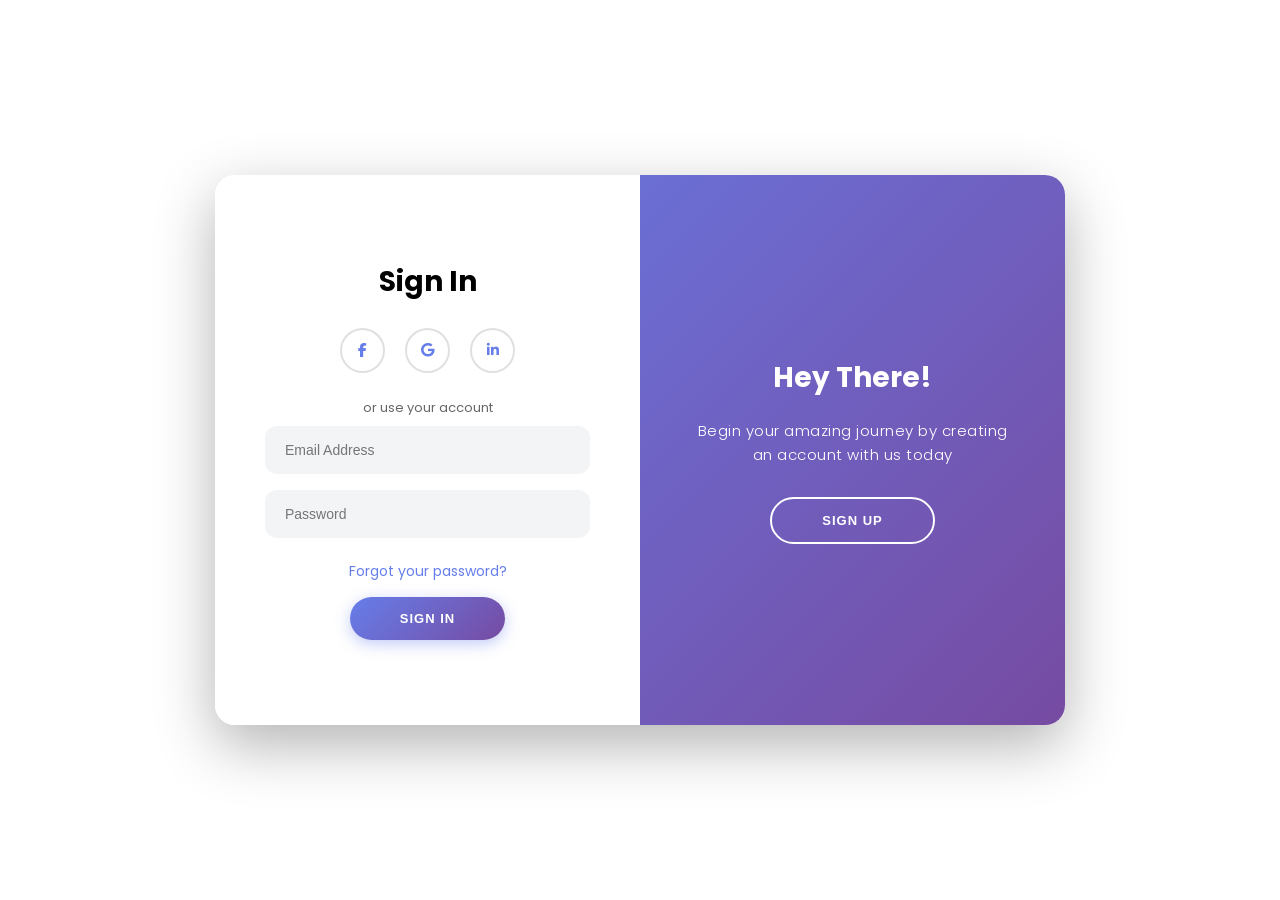
<file: auth.html>
<!DOCTYPE html>
<html lang="en">
  <head>
    <meta charset="UTF-8" />
    <meta name="viewport" content="width=device-width, initial-scale=1.0" />
    <title>Sign In/Up Form</title>
    <link rel="stylesheet" href="https://cdnjs.cloudflare.com/ajax/libs/font-awesome/6.4.0/css/all.min.css" />
    <link rel="stylesheet" href="./assets/css/auth_style.css" />
  </head>

  <body>
    <div class="auth-wrapper" id="authWrapper">
      <!-- sign up -->
      <div class="auth-form-box register-form-box">
        <form action="#" onsubmit="return false;">
          <h1>Create Account</h1>
          <div class="social-links">
            <a href="#" aria-label="Facebook"><i class="fab fa-facebook-f"></i></a>
            <a href="#" aria-label="Google"><i class="fab fa-google"></i></a>
            <a href="#" aria-label="LinkedIn"><i class="fab fa-linkedin-in"></i></a>
          </div>
          <span>or use your email for registration</span>
          <input type="text" placeholder="Full Name" required />
          <input type="email" placeholder="Email Address" required />
          <input type="password" placeholder="Password" required />
          <button type="submit">Sign Up</button>
          <div class="mobile-switch">
            <p>Already have an account?</p>
            <button id="mobileLoginBtn">Sign In</button>
          </div>
        </form>
      </div>
      <!-- sign in -->
      <div class="auth-form-box login-form-box">
        <form action="#" onsubmit="return false;">
          <h1>Sign In</h1>
          <div class="social-links">
            <a href="#" aria-label="Facebook"><i class="fab fa-facebook-f"></i></a>
            <a href="#" aria-label="Google"><i class="fab fa-google"></i></a>
            <a href="#" aria-label="LinkedIn"><i class="fab fa-linkedin-in"></i></a>
          </div>
          <span>or use your account</span>
          <input type="email" placeholder="Email Address" required />
          <input type="password" placeholder="Password" required />
          <a href="#">Forgot your password?</a>
          <button type="submit">Sign In</button>
          <div class="mobile-switch">
            <p>Don't have an account?</p>
            <button id="mobileRegisterBtn">Sign Up</button>
          </div>
        </form>
      </div>
      <div class="slide-panel-wrapper">
        <div class="slide-panel">
          <div class="panel-content panel-content-left">
            <h1>Welcome Back!</h1>
            <p>Stay connected by logging in with your credentials and continue your experience</p>
            <button class="transparent-btn" id="loginBtn">Sign In</button>
          </div>
          <div class="panel-content panel-content-right">
            <h1>Hey There!</h1>
            <p>Begin your amazing journey by creating an account with us today</p>
            <button class="transparent-btn" id="registerBtn">Sign Up</button>
          </div>
        </div>
      </div>
    </div>

    <script>
      const registerBtn = document.getElementById("registerBtn");
      const loginBtn = document.getElementById("loginBtn");
      const mobileRegisterBtn = document.getElementById("mobileRegisterBtn");
      const mobileLoginBtn = document.getElementById("mobileLoginBtn");
      const authWrapper = document.getElementById("authWrapper");

      if (registerBtn) {
        registerBtn.addEventListener("click", () => {
          authWrapper.classList.add("panel-active");
        });
      }

      if (loginBtn) {
        loginBtn.addEventListener("click", () => {
          authWrapper.classList.remove("panel-active");
        });
      }

      if (mobileRegisterBtn) {
        mobileRegisterBtn.addEventListener("click", () => {
          authWrapper.classList.add("panel-active");
        });
      }

      if (mobileLoginBtn) {
        mobileLoginBtn.addEventListener("click", () => {
          authWrapper.classList.remove("panel-active");
        });
      }
      // C1
      // Xử lý hash được truyền từ index.html
      // function updatePanelFromHash() {
      //   const hash = window.location.hash;
      //   if (!authWrapper) return;
      //   if (hash === "#signin") {
      //     authWrapper.classList.remove("panel-active");
      //   } else if (hash === "#signup") {
      //     authWrapper.classList.add("panel-active");
      //   }
      // }
      // // chạy lần đầu và khi hash thay đổi (ví dụ iframe được set src sau)
      // updatePanelFromHash();
      // window.addEventListener("hashchange", updatePanelFromHash);

      // c2
      window.addEventListener("message", (event) => {
        const authWrapper = document.getElementById("authWrapper");
        if (event.data.action === "signin") {
          authWrapper.classList.remove("panel-active");
        }
        if (event.data.action === "signup") {
          authWrapper.classList.add("panel-active");
        }
      });
    </script>
    <!-- <script>
      const hash = window.location.hash;
      const authWrapper = document.getElementById("authWrapper");
      if (hash === "#signup") {
        authWrapper.classList.add("panel-active");
      } else {
        authWrapper.classList.remove("panel-active");
      }
    </script> -->
  </body>
</html>
</file>
<file: assets/css/auth_style.css>
@import url("https://fonts.googleapis.com/css2?family=Poppins:wght@300;400;600;700&display=swap");

* {
  box-sizing: border-box;
  margin: 0;
  padding: 0;
}

body {
  /* background: linear-gradient(135deg, #667eea 0%, #764ba2 100%); */
  display: flex;
  justify-content: center;
  align-items: center;
  flex-direction: column;
  font-family: "Poppins", sans-serif;
  min-height: 100vh;
  padding: 20px;
}

h1 {
  font-weight: 700;
  margin: 0;
  font-size: 28px;
}

h2 {
  text-align: center;
  color: #fff;
  margin-bottom: 20px;
  font-size: 32px;
  text-shadow: 2px 2px 4px rgba(0, 0, 0, 0.2);
}

p {
  font-size: 15px;
  font-weight: 300;
  line-height: 24px;
  letter-spacing: 0.5px;
  margin: 20px 0 30px;
}

span {
  font-size: 13px;
  color: #666;
}

a {
  color: #667eea;
  font-size: 14px;
  text-decoration: none;
  margin: 15px 0;
  transition: color 0.3s ease;
}

a:hover {
  color: #764ba2;
}

button {
  border-radius: 25px;
  border: none;
  background: linear-gradient(135deg, #667eea 0%, #764ba2 100%);
  color: #ffffff;
  font-size: 13px;
  font-weight: 600;
  padding: 14px 50px;
  letter-spacing: 1px;
  text-transform: uppercase;
  transition: all 0.3s ease;
  cursor: pointer;
  box-shadow: 0 4px 15px rgba(102, 126, 234, 0.4);
}

button:hover {
  transform: translateY(-2px);
  box-shadow: 0 6px 20px rgba(102, 126, 234, 0.6);
}

button:active {
  transform: translateY(0);
}

button:focus {
  outline: none;
}

button.transparent-btn {
  background: transparent;
  border: 2px solid #ffffff;
  box-shadow: none;
}

button.transparent-btn:hover {
  background: rgba(255, 255, 255, 0.1);
}

form {
  background-color: #ffffff;
  display: flex;
  align-items: center;
  justify-content: center;
  flex-direction: column;
  padding: 0 50px;
  height: 100%;
  text-align: center;
}

input {
  background-color: #f3f4f6;
  border: 2px solid transparent;
  border-radius: 12px;
  padding: 14px 18px;
  margin: 8px 0;
  width: 100%;
  font-size: 14px;
  transition: all 0.3s ease;
}

input:focus {
  outline: none;
  border-color: #667eea;
  background-color: #fff;
  box-shadow: 0 0 0 3px rgba(102, 126, 234, 0.1);
}

.auth-wrapper {
  background-color: #fff;
  border-radius: 20px;
  box-shadow: 0 20px 60px rgba(0, 0, 0, 0.3);
  position: relative;
  overflow: hidden;
  width: 850px;
  max-width: 100%;
  min-height: 550px;
}

.auth-form-box {
  position: absolute;
  top: 0;
  height: 100%;
  transition: all 0.6s ease-in-out;
}

.login-form-box {
  left: 0;
  width: 50%;
  z-index: 2;
}

.auth-wrapper.panel-active .login-form-box {
  transform: translateX(100%);
}

.register-form-box {
  left: 0;
  width: 50%;
  opacity: 0;
  z-index: 1;
}

.auth-wrapper.panel-active .register-form-box {
  transform: translateX(100%);
  opacity: 1;
  z-index: 5;
  animation: show 0.6s;
}

@keyframes show {
  0%,
  49.99% {
    opacity: 0;
    z-index: 1;
  }

  50%,
  100% {
    opacity: 1;
    z-index: 5;
  }
}

.slide-panel-wrapper {
  position: absolute;
  top: 0;
  left: 50%;
  width: 50%;
  height: 100%;
  overflow: hidden;
  transition: transform 0.6s ease-in-out;
  z-index: 100;
}

.auth-wrapper.panel-active .slide-panel-wrapper {
  transform: translateX(-100%);
}

.slide-panel {
  background: linear-gradient(135deg, #667eea 0%, #764ba2 100%);
  background-size: cover;
  background-position: center;
  color: #ffffff;
  position: relative;
  left: -100%;
  height: 100%;
  width: 200%;
  transform: translateX(0);
  transition: transform 0.6s ease-in-out;
}

.auth-wrapper.panel-active .slide-panel {
  transform: translateX(50%);
}

.panel-content {
  position: absolute;
  display: flex;
  align-items: center;
  justify-content: center;
  flex-direction: column;
  padding: 0 50px;
  text-align: center;
  top: 0;
  height: 100%;
  width: 50%;
  transform: translateX(0);
  transition: transform 0.6s ease-in-out;
}

.panel-content-left {
  transform: translateX(-20%);
}

.auth-wrapper.panel-active .panel-content-left {
  transform: translateX(0);
}

.panel-content-right {
  right: 0;
  transform: translateX(0);
}

.auth-wrapper.panel-active .panel-content-right {
  transform: translateX(20%);
}

.social-links {
  margin: 25px 0;
}

.social-links a {
  border: 2px solid #e0e0e0;
  border-radius: 50%;
  display: inline-flex;
  justify-content: center;
  align-items: center;
  margin: 0 8px;
  height: 45px;
  width: 45px;
  transition: all 0.3s ease;
  color: #667eea;
}

.social-links a:hover {
  border-color: #667eea;
  background: #667eea;
  color: #fff;
  transform: translateY(-3px);
  box-shadow: 0 5px 15px rgba(102, 126, 234, 0.4);
}

.mobile-switch {
  display: none;
}

/* Responsive Design */
@media (max-width: 768px) {
  body {
    padding: 10px;
  }

  .auth-wrapper {
    min-height: auto;
    width: 100%;
    max-width: 100%;
    border-radius: 15px;
  }

  .auth-form-box {
    position: static !important;
    width: 100% !important;
    transform: none !important;
    opacity: 1 !important;
  }

  .login-form-box,
  .register-form-box {
    position: static !important;
    width: 100% !important;
    left: 0 !important;
    transform: none !important;
    opacity: 1 !important;
    z-index: 1 !important;
  }

  .register-form-box {
    display: none;
  }

  .auth-wrapper.panel-active .login-form-box {
    display: none;
  }

  .auth-wrapper.panel-active .register-form-box {
    display: block;
  }

  .slide-panel-wrapper {
    display: none !important;
  }

  form {
    padding: 30px 25px;
    position: static;
    height: auto;
  }

  h2 {
    font-size: 22px;
    margin-bottom: 15px;
  }

  h1 {
    font-size: 22px;
    margin-bottom: 10px;
  }

  input {
    padding: 12px 15px;
    font-size: 14px;
  }

  button {
    padding: 12px 40px;
    font-size: 12px;
  }

  .social-links a {
    height: 40px;
    width: 40px;
    margin: 0 5px;
  }

  .mobile-switch {
    display: block;
    margin-top: 20px;
    color: #667eea;
    font-size: 14px;
  }

  .mobile-switch p {
    margin: 10px 0;
    font-size: 14px;
  }

  .mobile-switch button {
    background: transparent;
    color: #667eea;
    border: 2px solid #667eea;
    padding: 10px 30px;
    margin-top: 10px;
    box-shadow: none;
  }

  .mobile-switch button:hover {
    background: #667eea;
    color: #fff;
  }
}
</file>
